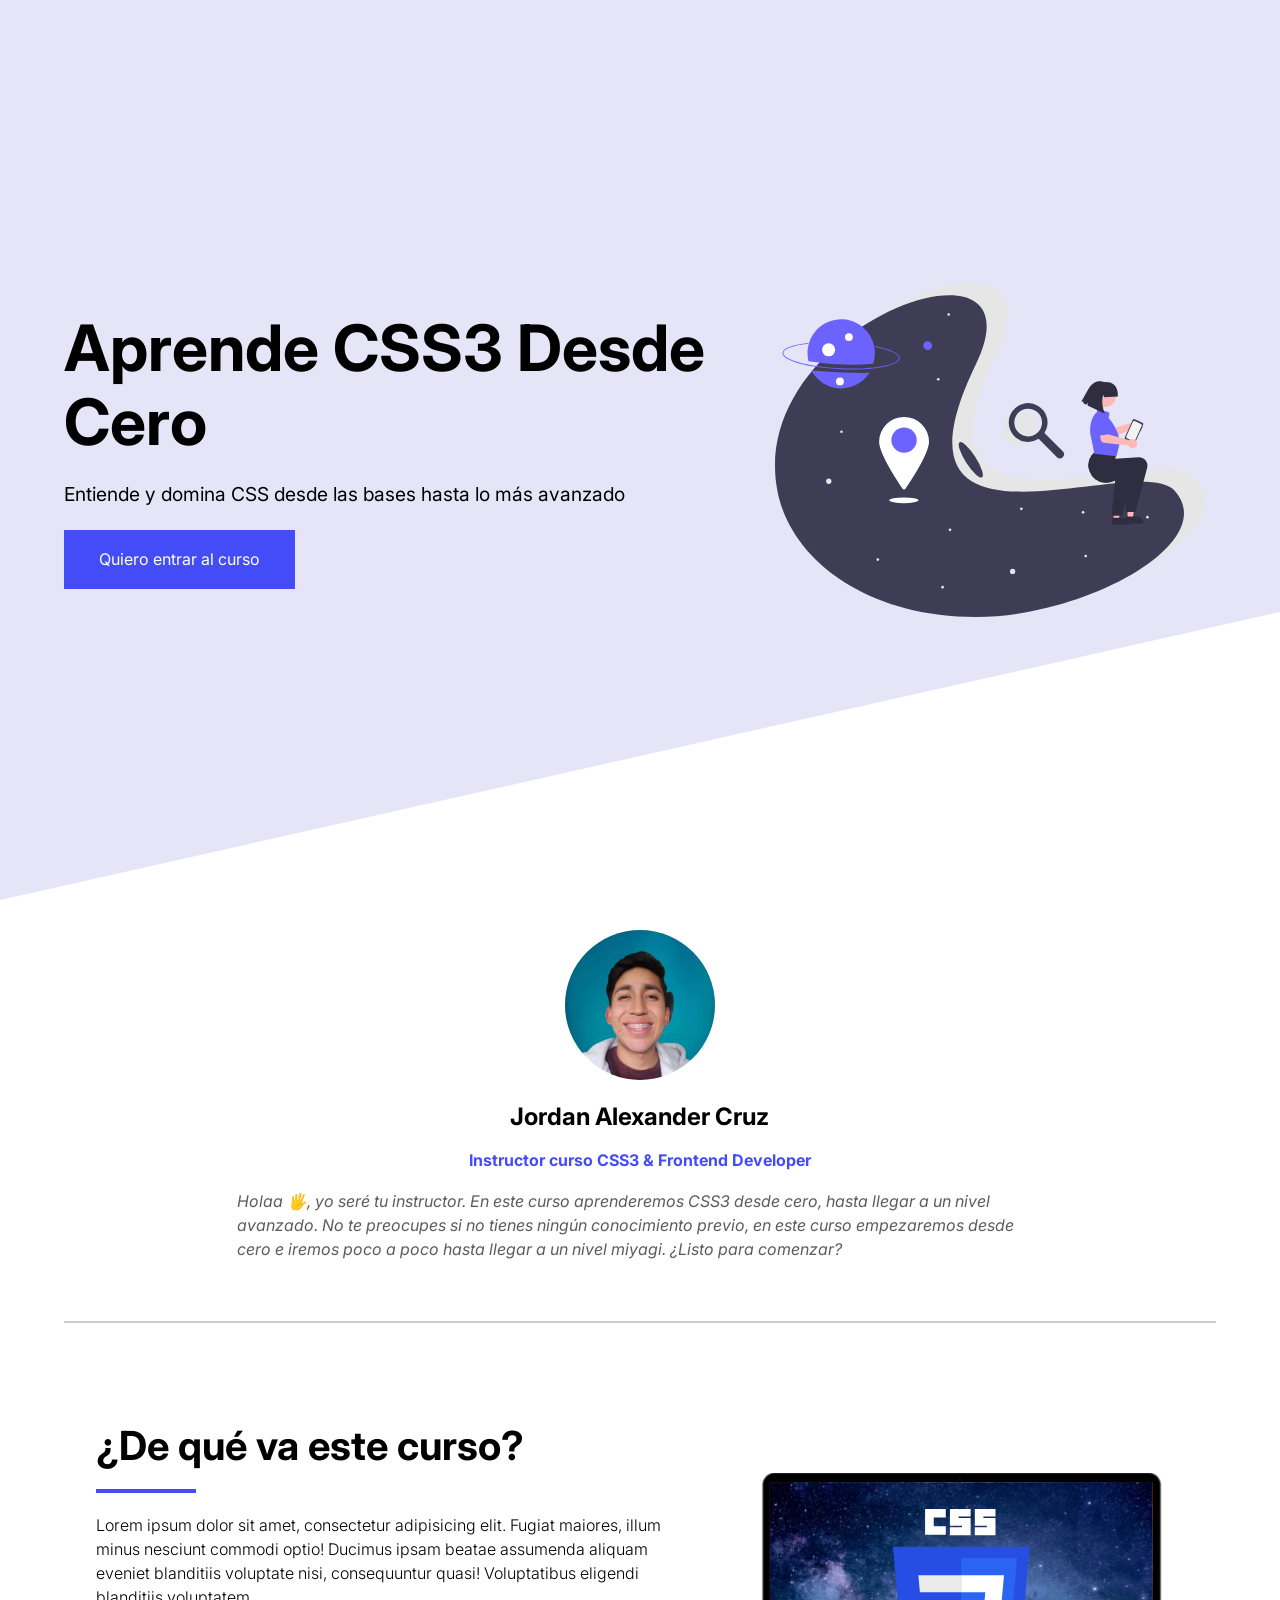
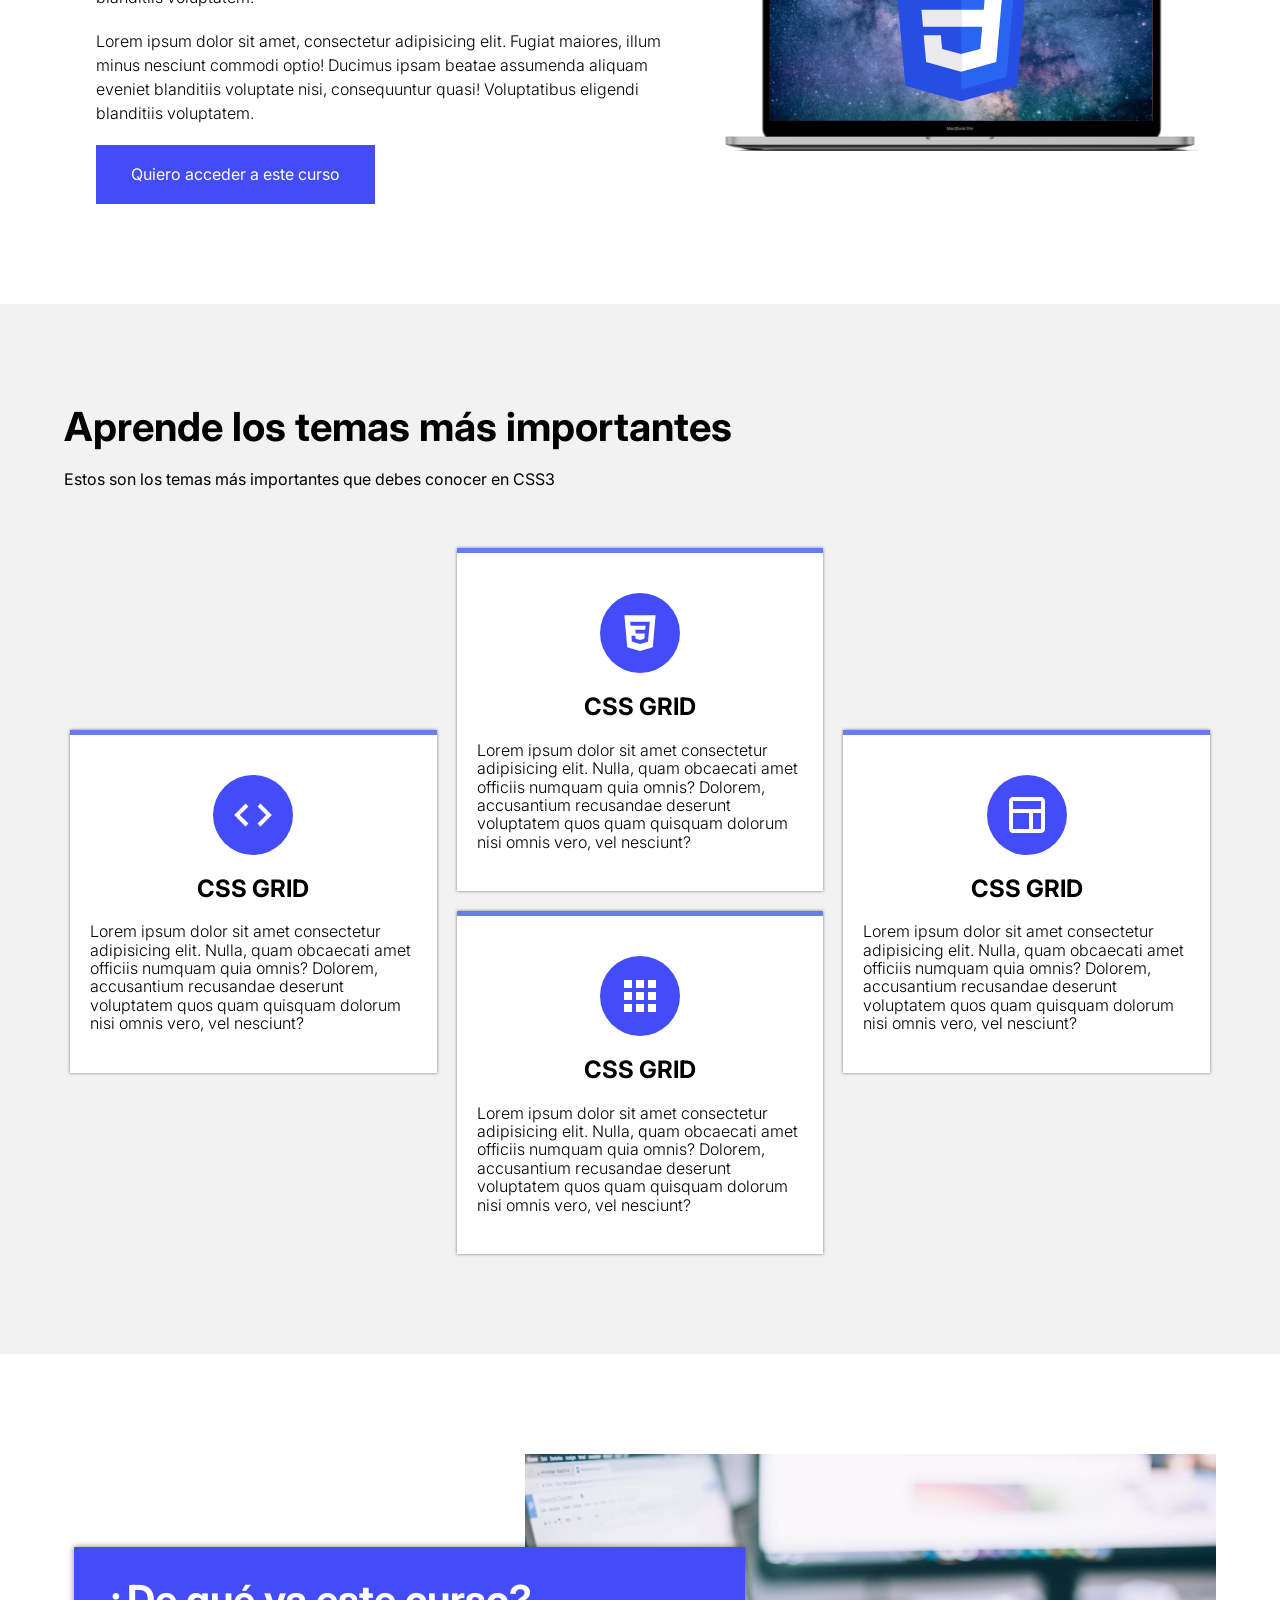
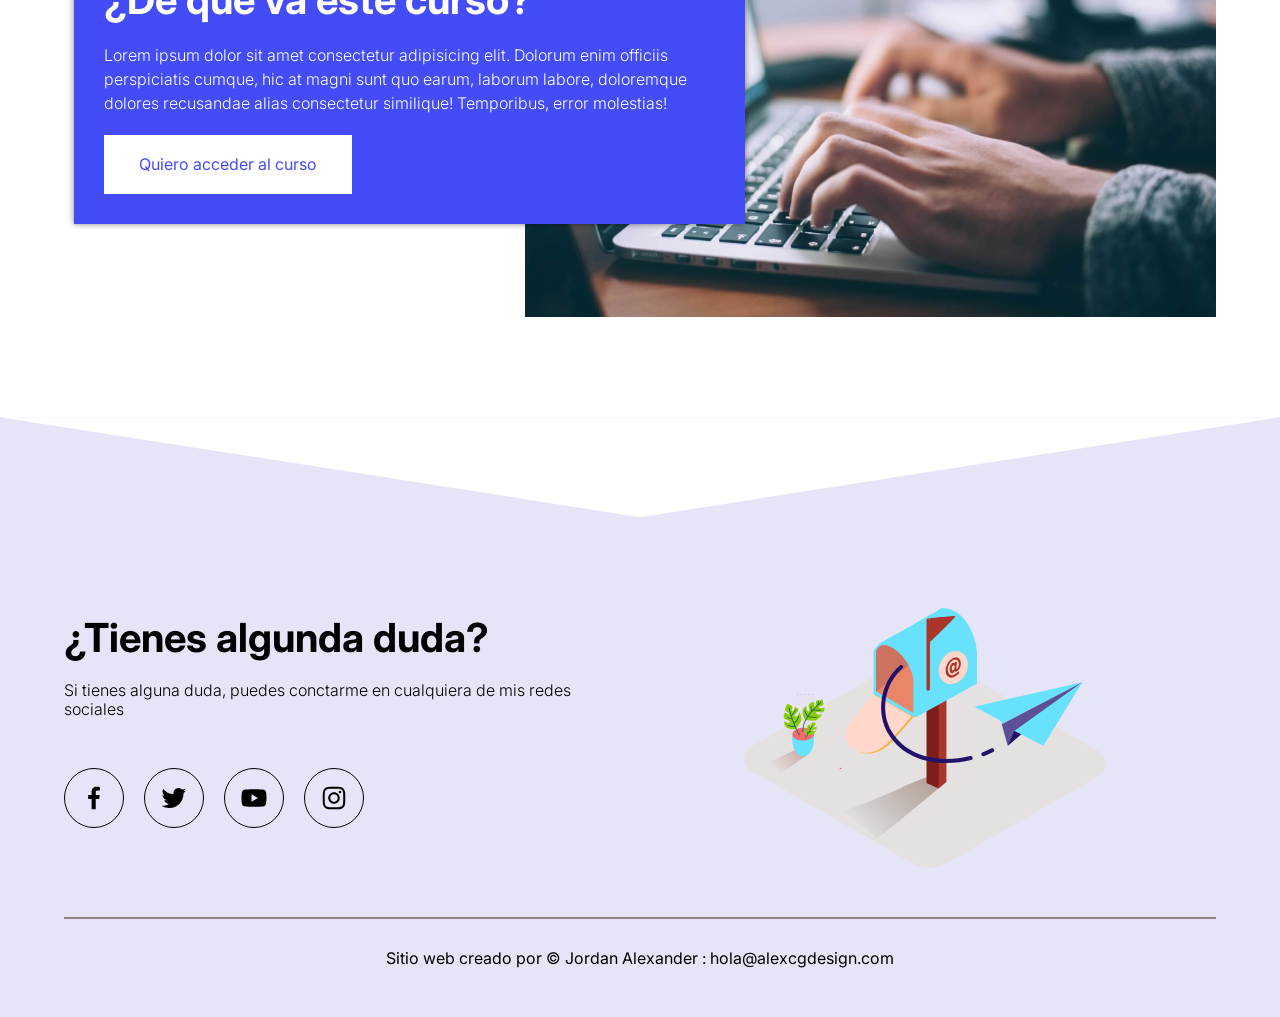
<file: index.html>
<!DOCTYPE html>
<html lang="es">
<head>
    <meta charset="UTF-8">
    <meta name="viewport" content="width=device-width, initial-scale=1.0">
    <title>Curso CSS3 Desde Cero</title>
    <link rel="shortcut icon" href="assets/fav.png" type="image/x-icon">
    <link rel="stylesheet" href="css/normalize.css">
    <link rel="stylesheet" href="css/style.css">
</head>
<body>
    
    <header class="hero">

        <div class="hero__container container">

            <div class="hero__texts">
                <h1 class="hero__title">Aprende CSS3 Desde Cero</h1>
                <p class="hero__copy">Entiende y domina CSS desde las bases hasta lo más avanzado</p>
                <a href="#" class="hero__cta">Quiero entrar al curso</a>    
            </div>

            <img src="assets/girl-illustration.svg" class="hero__img">

        </div>


    </header>

    <main class="main">

        <section class="instructor container">

            <div class="instructor__container">
                <img src="assets/Jordan.jpeg" class="instructor__img">
                <h2 class="instructor__name">Jordan Alexander Cruz</h2>
                <p class="instructor__tag">Instructor curso CSS3 & Frontend Developer</p>
                <p class="instructor__paragraph">Holaa 🖐, yo seré tu instructor. En este curso aprenderemos CSS3 desde cero, hasta llegar a un nivel avanzado. No te preocupes si no tienes ningún conocimiento previo, en este curso empezaremos desde cero e iremos poco a poco hasta llegar a un nivel miyagi. ¿Listo para comenzar?</p>
            </div>

        </section>

        <section class="about container">

            <div class="about__course">
                <h2 class="title title--border">¿De qué va este curso?</h2>

                <p class="about__paragraph">Lorem ipsum dolor sit amet, consectetur adipisicing elit. Fugiat maiores, illum minus nesciunt commodi optio! Ducimus ipsam beatae assumenda aliquam eveniet blanditiis voluptate nisi, consequuntur quasi! Voluptatibus eligendi blanditiis voluptatem.</p>

                <p class="about__paragraph">Lorem ipsum dolor sit amet, consectetur adipisicing elit. Fugiat maiores, illum minus nesciunt commodi optio! Ducimus ipsam beatae assumenda aliquam eveniet blanditiis voluptate nisi, consequuntur quasi! Voluptatibus eligendi blanditiis voluptatem.</p>

                <a href="#" class="cta">Quiero acceder a este curso</a>
            </div>

            <figure class="about__picture">
                <img src="assets/mockup.svg" class="about__img">
            </figure>

        </section>

        <section class="card">
            <div class="container">

                <h2 class="title">Aprende los temas más importantes</h2>
                <p class="card__copy">Estos son los temas más importantes que debes conocer en CSS3</p>

                <div class="card__container">

                    <div class="card__item">
                        <figure class="card__img">
                            <img src="assets/bxs-grid.svg" class="card__picture">
                        </figure>
                        <h3 class="card__title">CSS GRID</h3>
                        <p class="card__paragraph">Lorem ipsum dolor sit amet consectetur adipisicing elit. Nulla, quam obcaecati amet officiis numquam quia omnis? Dolorem, accusantium recusandae deserunt voluptatem quos quam quisquam dolorum nisi omnis vero, vel nesciunt?</p>
                    </div>

                    <div class="card__item">
                        <figure class="card__img">
                            <img src="assets/bx-layout.svg" class="card__picture">
                        </figure>
                        <h3 class="card__title">CSS GRID</h3>
                        <p class="card__paragraph">Lorem ipsum dolor sit amet consectetur adipisicing elit. Nulla, quam obcaecati amet officiis numquam quia omnis? Dolorem, accusantium recusandae deserunt voluptatem quos quam quisquam dolorum nisi omnis vero, vel nesciunt?</p>
                    </div>

                    <div class="card__item">
                        <figure class="card__img">
                            <img src="assets/bx-code.svg" class="card__picture">
                        </figure>
                        <h3 class="card__title">CSS GRID</h3>
                        <p class="card__paragraph">Lorem ipsum dolor sit amet consectetur adipisicing elit. Nulla, quam obcaecati amet officiis numquam quia omnis? Dolorem, accusantium recusandae deserunt voluptatem quos quam quisquam dolorum nisi omnis vero, vel nesciunt?</p>
                    </div>
                    
                    <div class="card__item">
                        <figure class="card__img">
                            <img src="assets/bxl-css3.svg" class="card__picture">
                        </figure>
                        <h3 class="card__title">CSS GRID</h3>
                        <p class="card__paragraph">Lorem ipsum dolor sit amet consectetur adipisicing elit. Nulla, quam obcaecati amet officiis numquam quia omnis? Dolorem, accusantium recusandae deserunt voluptatem quos quam quisquam dolorum nisi omnis vero, vel nesciunt?</p>
                    </div>

                </div>
            </div>
        </section>

        <section class="course container">

            <figure class="course__picture">
                <img src="assets/web1.jpg" class="course__img">
            </figure>

            <div class="course__about">
                <h2 class="title">¿De qué va este curso?</h2>
                <p class="about__paragraph">Lorem ipsum dolor sit amet consectetur adipisicing elit. Dolorum enim officiis perspiciatis cumque, hic at magni sunt quo earum, laborum labore, doloremque dolores recusandae alias consectetur similique! Temporibus, error molestias!</p>
                <a href="#" class="cta">Quiero acceder al curso</a>
            </div>
        </section>
    </main>

    <footer class="footer">
        <div class="footer__container container">

            <div class="footer__contact">
                <div class="footer__texts">
                    <h2 class="title">¿Tienes algunda duda?</h2>
                    <p class="footer__copy">Si tienes alguna duda, puedes conctarme en cualquiera de mis redes sociales</p>

                    <div class="footer__social">
                        <a href="#" class="footer__link">
                           <img src="assets/bxl-facebook.svg" class="footer__icon">
                        </a>
                        <a href="#" class="footer__link">
                           <img src="assets/bxl-twitter.svg" class="footer__icon">
                        </a>
                        <a href="#" class="footer__link">
                           <img src="assets/bxl-youtube.svg" class="footer__icon">
                        </a>
                        <a href="#" class="footer__link">
                           <img src="assets/bxl-instagram.svg" class="footer__icon">
                        </a>
                    </div>
                </div>

                <figure class="footer__picture">
                    <img src="assets/message-ilustration.svg" class="footer__img">
                </figure>
            </div>

            <p class="footer__copyright">
                Sitio web creado por &copy; Jordan Alexander :
            </p>

        </div>
    </footer>

</body>
</html>
</file>
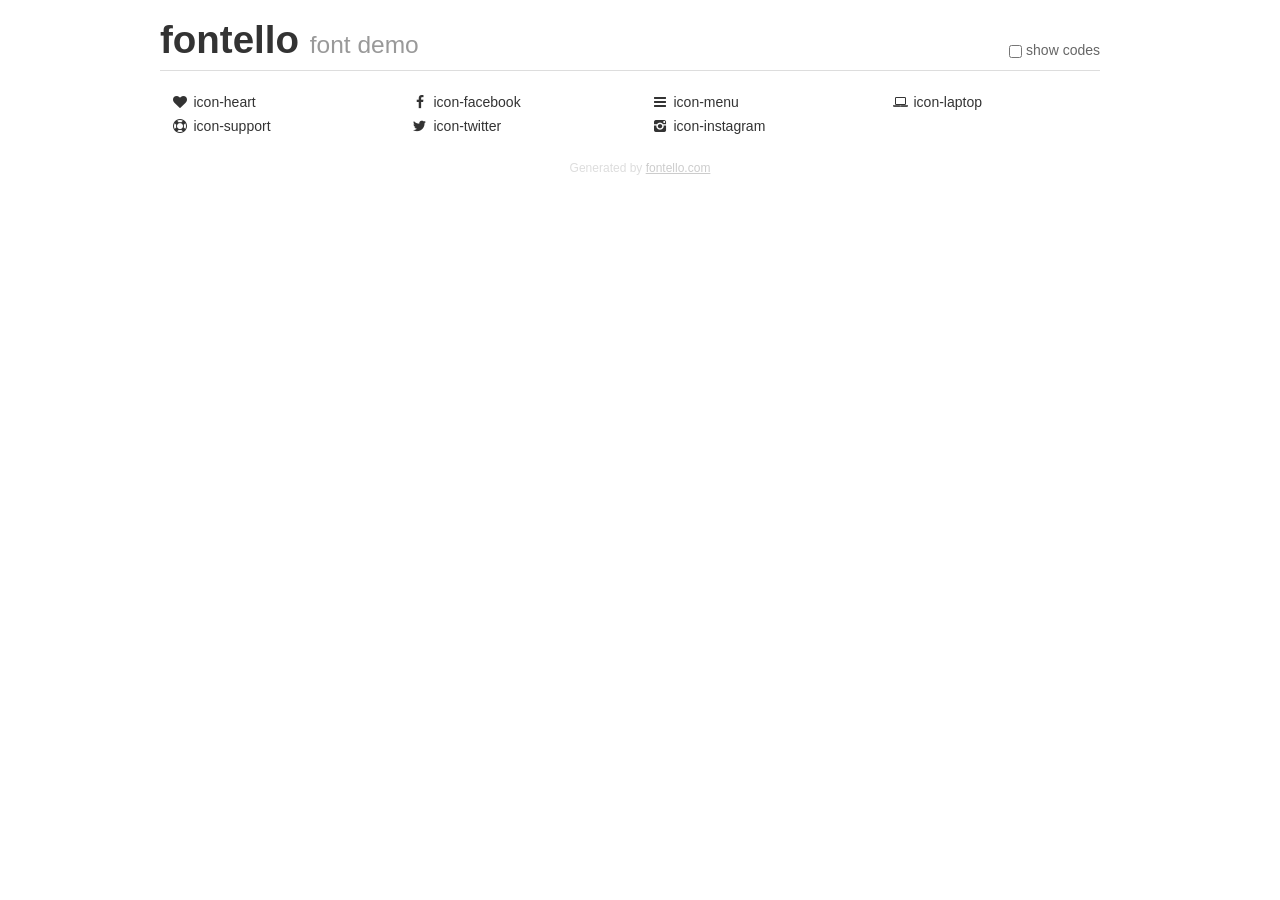
<file: iconos/demo.html>
<!DOCTYPE html>
<html>
  <head><!--[if lt IE 9]><script language="javascript" type="text/javascript" src="//html5shim.googlecode.com/svn/trunk/html5.js"></script><![endif]-->
    <meta charset="UTF-8"><style>/*
 * Bootstrap v2.2.1
 *
 * Copyright 2012 Twitter, Inc
 * Licensed under the Apache License v2.0
 * http://www.apache.org/licenses/LICENSE-2.0
 *
 * Designed and built with all the love in the world @twitter by @mdo and @fat.
 */
.clearfix {
  *zoom: 1;
}
.clearfix:before,
.clearfix:after {
  display: table;
  content: "";
  line-height: 0;
}
.clearfix:after {
  clear: both;
}
html {
  font-size: 100%;
  -webkit-text-size-adjust: 100%;
  -ms-text-size-adjust: 100%;
}
a:focus {
  outline: thin dotted #333;
  outline: 5px auto -webkit-focus-ring-color;
  outline-offset: -2px;
}
a:hover,
a:active {
  outline: 0;
}
button,
input,
select,
textarea {
  margin: 0;
  font-size: 100%;
  vertical-align: middle;
}
button,
input {
  *overflow: visible;
  line-height: normal;
}
button::-moz-focus-inner,
input::-moz-focus-inner {
  padding: 0;
  border: 0;
}
body {
  margin: 0;
  font-family: "Helvetica Neue", Helvetica, Arial, sans-serif;
  font-size: 14px;
  line-height: 20px;
  color: #333;
  background-color: #fff;
}
a {
  color: #08c;
  text-decoration: none;
}
a:hover {
  color: #005580;
  text-decoration: underline;
}
.row {
  margin-left: -20px;
  *zoom: 1;
}
.row:before,
.row:after {
  display: table;
  content: "";
  line-height: 0;
}
.row:after {
  clear: both;
}
[class*="span"] {
  float: left;
  min-height: 1px;
  margin-left: 20px;
}
.container,
.navbar-static-top .container,
.navbar-fixed-top .container,
.navbar-fixed-bottom .container {
  width: 940px;
}
.span12 {
  width: 940px;
}
.span11 {
  width: 860px;
}
.span10 {
  width: 780px;
}
.span9 {
  width: 700px;
}
.span8 {
  width: 620px;
}
.span7 {
  width: 540px;
}
.span6 {
  width: 460px;
}
.span5 {
  width: 380px;
}
.span4 {
  width: 300px;
}
.span3 {
  width: 220px;
}
.span2 {
  width: 140px;
}
.span1 {
  width: 60px;
}
[class*="span"].pull-right,
.row-fluid [class*="span"].pull-right {
  float: right;
}
.container {
  margin-right: auto;
  margin-left: auto;
  *zoom: 1;
}
.container:before,
.container:after {
  display: table;
  content: "";
  line-height: 0;
}
.container:after {
  clear: both;
}
p {
  margin: 0 0 10px;
}
.lead {
  margin-bottom: 20px;
  font-size: 21px;
  font-weight: 200;
  line-height: 30px;
}
small {
  font-size: 85%;
}
h1 {
  margin: 10px 0;
  font-family: inherit;
  font-weight: bold;
  line-height: 20px;
  color: inherit;
  text-rendering: optimizelegibility;
}
h1 small {
  font-weight: normal;
  line-height: 1;
  color: #999;
}
h1 {
  line-height: 40px;
}
h1 {
  font-size: 38.5px;
}
h1 small {
  font-size: 24.5px;
}
body {
  margin-top: 90px;
}
.header {
  position: fixed;
  top: 0;
  left: 50%;
  margin-left: -480px;
  background-color: #fff;
  border-bottom: 1px solid #ddd;
  padding-top: 10px;
  z-index: 10;
}
.footer {
  color: #ddd;
  font-size: 12px;
  text-align: center;
  margin-top: 20px;
}
.footer a {
  color: #ccc;
  text-decoration: underline;
}
.the-icons {
  font-size: 14px;
  line-height: 24px;
}
.switch {
  position: absolute;
  right: 0;
  bottom: 10px;
  color: #666;
}
.switch input {
  margin-right: 0.3em;
}
.codesOn .i-name {
  display: none;
}
.codesOn .i-code {
  display: inline;
}
.i-code {
  display: none;
}
@font-face {
      font-family: 'fontello';
      src: url('./font/fontello.eot?88894438');
      src: url('./font/fontello.eot?88894438#iefix') format('embedded-opentype'),
           url('./font/fontello.woff?88894438') format('woff'),
           url('./font/fontello.ttf?88894438') format('truetype'),
           url('./font/fontello.svg?88894438#fontello') format('svg');
      font-weight: normal;
      font-style: normal;
    }
     
     
    .demo-icon
    {
      font-family: "fontello";
      font-style: normal;
      font-weight: normal;
      speak: none;
     
      display: inline-block;
      text-decoration: inherit;
      width: 1em;
      margin-right: .2em;
      text-align: center;
      /* opacity: .8; */
     
      /* For safety - reset parent styles, that can break glyph codes*/
      font-variant: normal;
      text-transform: none;
     
      /* fix buttons height, for twitter bootstrap */
      line-height: 1em;
     
      /* Animation center compensation - margins should be symmetric */
      /* remove if not needed */
      margin-left: .2em;
     
      /* You can be more comfortable with increased icons size */
      /* font-size: 120%; */
     
      /* Font smoothing. That was taken from TWBS */
      -webkit-font-smoothing: antialiased;
      -moz-osx-font-smoothing: grayscale;
     
      /* Uncomment for 3D effect */
      /* text-shadow: 1px 1px 1px rgba(127, 127, 127, 0.3); */
    }
     </style>
    <link rel="stylesheet" href="css/animation.css"><!--[if IE 7]><link rel="stylesheet" href="css/fontello-ie7.css"><![endif]-->
    <script>
      function toggleCodes(on) {
        var obj = document.getElementById('icons');
      
        if (on) {
          obj.className += ' codesOn';
        } else {
          obj.className = obj.className.replace(' codesOn', '');
        }
      }
      
    </script>
  </head>
  <body>
    <div class="container header">
      <h1>
        fontello
         <small>font demo</small>
      </h1>
      <label class="switch">
        <input type="checkbox" onclick="toggleCodes(this.checked)">show codes
      </label>
    </div>
    <div id="icons" class="container">
      <div class="row">
        <div title="Code: 0xe800" class="the-icons span3"><i class="demo-icon icon-heart">&#xe800;</i> <span class="i-name">icon-heart</span><span class="i-code">0xe800</span></div>
        <div title="Code: 0xf09a" class="the-icons span3"><i class="demo-icon icon-facebook">&#xf09a;</i> <span class="i-name">icon-facebook</span><span class="i-code">0xf09a</span></div>
        <div title="Code: 0xf0c9" class="the-icons span3"><i class="demo-icon icon-menu">&#xf0c9;</i> <span class="i-name">icon-menu</span><span class="i-code">0xf0c9</span></div>
        <div title="Code: 0xf109" class="the-icons span3"><i class="demo-icon icon-laptop">&#xf109;</i> <span class="i-name">icon-laptop</span><span class="i-code">0xf109</span></div>
      </div>
      <div class="row">
        <div title="Code: 0xf1cd" class="the-icons span3"><i class="demo-icon icon-support">&#xf1cd;</i> <span class="i-name">icon-support</span><span class="i-code">0xf1cd</span></div>
        <div title="Code: 0xf309" class="the-icons span3"><i class="demo-icon icon-twitter">&#xf309;</i> <span class="i-name">icon-twitter</span><span class="i-code">0xf309</span></div>
        <div title="Code: 0xf32d" class="the-icons span3"><i class="demo-icon icon-instagram">&#xf32d;</i> <span class="i-name">icon-instagram</span><span class="i-code">0xf32d</span></div>
      </div>
    </div>
    <div class="container footer">Generated by <a href="http://fontello.com">fontello.com</a></div>
  </body>
</html>
</file>
<file: css/style.css>
@import url('https://fonts.googleapis.com/css2?family=Inter:wght@300;400;700&display=swap');

:root{
    --color-primary: #444CF7;
    --color-title: #000;
    --align-title: left;
    --padding-container: 100px 0;
    --width-container: 90%;
    --max-width-container: 1200px;
    --color-btn: #444CF7;
    --text-btn: #fff;
    --padding-btn: 20px 35px;
    --height-shape:18em;
}


body{
    font-family: 'Inter', sans-serif;
    background-color: #E5E5F7;
    opacity: 1;
    background-image:  radial-gradient(#444CF7 0.7000000000000001px, transparent 0.7000000000000001px), radial-gradient(#444CF7 0.7000000000000001px, #E5E5F7 0.7000000000000001px);
    background-size: 28px 28px;
    background-position: 0 0,14px 14px;
}

.container{
    width: 90%;
    max-width: var(--max-width-container);
    padding: var(--padding-container);
    margin: 0 auto;
    overflow: hidden;
}

.hero{
    height: 100vh;
    min-height: 500px;
    position: relative;
    --padding-container: 0;
}

.hero::after{
    content: "";
    display: block;
    position: absolute;
    height: var(--height-shape);
    width: 100%;
    bottom: 0;
    left: 0;
    background: #fff;
    z-index: -1;
    clip-path: polygon(0 100%, 100% 100%, 100% 0);

}

.hero__container{
    display: grid;
    height: 100%;
    grid-template-columns: 3fr 2fr;
    place-items: center;
    gap: 20px;
}

.hero__title{
    font-size: 4rem;
}

.hero__copy{
    font-size: 1.2rem;
    margin: 25px 0;
}

.hero__cta{
    display: inline-block;
    background: var(--color-btn);
    color: #fff;
    padding: var(--padding-btn);
    text-align: center;
    text-decoration: none;
}

.hero__img{
    width: 95%;
}

/* Main */

.main{
    background: #fff;
}

.title{
    font-size: 2.5rem;
    text-align: var(--align-title);
    color: var(--color-title);
}

.title--border::after{
    content: "";
    display: block;
    width: 100px;
    margin-top: 20px;
    height: 4px;
    background-color: var(--color-primary);
}


.cta{
    display: inline-block;
    background: var(--color-btn);
    color: var(--text-btn);
    padding: var(--padding-btn);
    text-align: center;
    text-decoration: none;
}


/* Instrcutor */

.instructor{
    text-align: center;
    border-bottom: 2px solid #ccc;
    --padding-container: 30px 0 60px;
}

.instructor__container{
    width: 70%;
    margin: 0 auto;
}

.instructor__name{
    margin: 20px 0;
}

.instructor__tag{
    font-weight: 700;
    color: var(--color-primary);
    margin-bottom: 20px;
}

.instructor__paragraph{
    text-align: left;
    line-height: 1.5;
    font-style: italic;
    color: #615a5a;
}

.instructor__img{
    width: 150px;
    height: 150px;
    border-radius: 50%;
    object-fit: cover;
    object-position: top;
}

/* about */

.about{
    display: grid;
    grid-template-columns: 5fr 4fr;
    place-items: center;
}

.about__course{
    width: 90%;
}

.about__paragraph{
    margin: 20px 0;
    line-height: 1.5;
    font-weight: 300;
}

.about__picture{
    text-align: center;
}

.about__img{
    width: 95%;
}

/* Card */

.card{
    background: #f2f2f2;
}

.card__copy{
    margin-top: 20px;
}

.card__container{
    width: 99%;
    margin: 0 auto;
    margin-top: 60px;
    display: grid;
    grid-template-columns: repeat(3,1fr);
    grid-template-rows: repeat(4,1fr);
    gap: 20px;
    grid-template-areas: 
    ".      card1   .    "
    "card2  card1   card3"
    "card2  card4   card3"
    ".      card4   .   ";
}

.card__item{
    padding: 20px;
    background: #fff;
    border-top: 5px solid #667eea;
    box-shadow: 0 0 3px rgba(0, 0, 0, .5);
    display: flex;
    flex-direction: column;
    align-items: center;
}

.card__img{
    background: var(--color-primary);
    margin-top: 20px;
    width: 80px;
    height: 80px;
    border-radius: 50%;
    display: flex;
    justify-content: center;
    align-items: center;
}

.card__title{
    margin: 20px 0;
    font-size: 1.5rem;
}

.card__paragraph{
    font-weight: 300;
    margin-bottom: 20px;
}

.card__item:nth-last-of-type(1){
    grid-area: card1;
}

.card__item:nth-last-of-type(2){
    grid-area: card2;
}

.card__item:nth-last-of-type(3){
    grid-area: card3;
}

.card__item:nth-last-of-type(4){
    grid-area: card4;
}

/* course */

.course{
    --color-title: #fff;
    --color-btn: #fff;
    --text-btn: #444cf7;
    color: var(--color-title);
    display: grid;
    grid-template-columns: repeat(5, 1fr);
    grid-template-rows: repeat(5, 1fr);
    /* align-items: center; */
}

.course__about{
    z-index: 100;
    align-self: center;
    width: 97%;
    margin: 0 auto;
    padding: 30px;
    box-shadow: 0 0 6px rgba(0, 0, 0, .5);
    background: var(--color-primary);
    grid-column: 1/4;
    grid-row: 2/-2;
}

.course__picture{
  
    margin:0;
    grid-column: 3/-1;
    grid-row: 1/-1;
}

.course__img{
    width: 100%;
    height: 100%;
    object-fit: cover;
}

.course__picture--right{
    grid-column: 1/4;
}

.course__about--left{
    grid-column: 3/-1;
}

/* Footer */

.footer{
    position: relative;
    --padding-container: 160px 0 50px ;

}


.footer::before{
    content: "";
    position: absolute;
    width: 100%;
    height: 100px;
    background: #fff;
    top: 0;
    left: 0;
    clip-path: polygon(0 0, 100% 0, 50% 100%);

}

.footer__contact{
    display: grid;
    grid-template-columns: repeat(2, 1fr);
    gap: 20px;
    place-items: center;
    margin-bottom: 30px;
}

.footer__copy{
    margin: 20px 0;
    font-weight: 300;
}

.footer__social{
    display: flex;
    padding-top: 30px;
    flex-wrap: wrap;
}

.footer__link{
    width: 60px;
    height: 60px;
    border: 1px solid #000;
    border-radius: 50%;
    margin-right: 20px;
    margin-bottom: 20px;
    display: flex;
    justify-content: center;
    align-items: center;
}

.footer__icon{
    width: 30px;
}


.footer__picture{
    margin: 0;
}

.footer__img{
    width: 100%;
}

.footer__copyright{
    padding-top: 30px;
    border-top: 2px solid #918484;
    text-align: center;
}

.footer__copyright::after{
    content: " hola@alexcgdesign.com";
}

@media screen and (max-width:768px){
    :root{
        --height-shape:14em;
    }

    /* Agregue un height auto, porque no habia espacio disponible
    para la imagen y los elementos */
    .hero{
        min-height: 100vh;
        height: auto;
    }

     /* La primera fila tendrá una fila, definida por el 
     tamaño de su contenido "max-content" */

    .hero__container{
        --padding-container: 60px 0;
        grid-template-columns: 1fr;
        grid-template-rows: max-content 1fr;
    }

     /* Quite el height y limite el width de la imagen */
    .hero__img{
        order: -1;
        max-width: 300px;
    }

    .hero__title{
        font-size: 3.8rem;
    }

    /* About */

    .about{
        grid-template-columns: 1fr;
        grid-template-rows: max-content 1fr;
        gap: 80px;
    }

    .about__course{
        width: 100%;
    }

    .about__picture{
        order: -1;
    }

    .about__img{
        width: 100%;
    }

    /* Card */

    .card__container{
        grid-template-columns: repeat(2,1fr);
        grid-template-rows: repeat(5,1fr);
        gap: 15px;
        grid-template-areas: 
        "card1      ."
        "card1  card2"
        "card3  card2"
        "card3  card4"
        ".      card4";
    }


    /* Course */

    .course{
        grid-template-columns: repeat(6,1fr);
    }

    .course__about{
        grid-column: 1/6;
    }

    .course__about--left{
        grid-column: 2/-1;
    }

    .course__picture{
        grid-column: 2/-1;
    }

    .course__picture--right{
        grid-column: 1/6;
    }

    .footer__contact{
        grid-template-columns: 1fr;
    }

    .footer__texts{
        order: 1;
        --align-title: center;
    }

    .footer__social{
        justify-content: space-evenly;
    }
}

@media screen and (max-width: 500px){
    :root{
        --padding-btn: 20px 0;
    }


    .hero__container{
        --padding-container: 45px 0;
    }

    .hero__texts{
        text-align: center;
    }

    .hero__title{
        font-size: 3rem;
    }

    .hero__cta{
        display: block;
        width: 90%;
        margin: 0 auto;
    }

    .title{
        font-size: 2rem;
    }

    .cta{
        display: block;
    }

    /* Instructor */

    .instructor{
        --padding-container: 60px 0;
    }

    .instructor__container{
        width: 90%;
    }

    /* About */

    .about{
        gap: 40px;
    }

    .about__course{
        width: 100%;
    }

    /* Card */

    .card__container{
        width: 97%;
        grid-template-columns: 1fr;
        grid-template-rows: repeat(4,1fr);
        grid-template-areas: 
        "card1"
        "card2"
        "card3"
        "card4";
    }

    /* Course */

    .course{
        grid-template-columns: 1fr;
        --padding-container: 80px 0 30px;
    }

    .course--modifier{
        --padding-container:0 0 80px;
    }

    .course__about{
        padding: 20px 20px;
        width: 95%;
        grid-column: 1/-1;
        grid-row: 1/-1;
    }

    .course__picture{
        display: none;
    }
    

}
</file>
<file: iconos/css/animation.css>
/*
   Animation example, for spinners
*/
.animate-spin {
  -moz-animation: spin 2s infinite linear;
  -o-animation: spin 2s infinite linear;
  -webkit-animation: spin 2s infinite linear;
  animation: spin 2s infinite linear;
  display: inline-block;
}
@-moz-keyframes spin {
  0% {
    -moz-transform: rotate(0deg);
    -o-transform: rotate(0deg);
    -webkit-transform: rotate(0deg);
    transform: rotate(0deg);
  }

  100% {
    -moz-transform: rotate(359deg);
    -o-transform: rotate(359deg);
    -webkit-transform: rotate(359deg);
    transform: rotate(359deg);
  }
}
@-webkit-keyframes spin {
  0% {
    -moz-transform: rotate(0deg);
    -o-transform: rotate(0deg);
    -webkit-transform: rotate(0deg);
    transform: rotate(0deg);
  }

  100% {
    -moz-transform: rotate(359deg);
    -o-transform: rotate(359deg);
    -webkit-transform: rotate(359deg);
    transform: rotate(359deg);
  }
}
@-o-keyframes spin {
  0% {
    -moz-transform: rotate(0deg);
    -o-transform: rotate(0deg);
    -webkit-transform: rotate(0deg);
    transform: rotate(0deg);
  }

  100% {
    -moz-transform: rotate(359deg);
    -o-transform: rotate(359deg);
    -webkit-transform: rotate(359deg);
    transform: rotate(359deg);
  }
}
@-ms-keyframes spin {
  0% {
    -moz-transform: rotate(0deg);
    -o-transform: rotate(0deg);
    -webkit-transform: rotate(0deg);
    transform: rotate(0deg);
  }

  100% {
    -moz-transform: rotate(359deg);
    -o-transform: rotate(359deg);
    -webkit-transform: rotate(359deg);
    transform: rotate(359deg);
  }
}
@keyframes spin {
  0% {
    -moz-transform: rotate(0deg);
    -o-transform: rotate(0deg);
    -webkit-transform: rotate(0deg);
    transform: rotate(0deg);
  }

  100% {
    -moz-transform: rotate(359deg);
    -o-transform: rotate(359deg);
    -webkit-transform: rotate(359deg);
    transform: rotate(359deg);
  }
}
</file>
<file: iconos/css/fontello-ie7.css>
[class^="icon-"], [class*=" icon-"] {
  font-family: 'fontello';
  font-style: normal;
  font-weight: normal;
 
  /* fix buttons height */
  line-height: 1em;
 
  /* you can be more comfortable with increased icons size */
  /* font-size: 120%; */
}
 
.icon-heart { *zoom: expression( this.runtimeStyle['zoom'] = '1', this.innerHTML = '&#xe800;&nbsp;'); }
.icon-facebook { *zoom: expression( this.runtimeStyle['zoom'] = '1', this.innerHTML = '&#xf09a;&nbsp;'); }
.icon-menu { *zoom: expression( this.runtimeStyle['zoom'] = '1', this.innerHTML = '&#xf0c9;&nbsp;'); }
.icon-laptop { *zoom: expression( this.runtimeStyle['zoom'] = '1', this.innerHTML = '&#xf109;&nbsp;'); }
.icon-support { *zoom: expression( this.runtimeStyle['zoom'] = '1', this.innerHTML = '&#xf1cd;&nbsp;'); }
.icon-twitter { *zoom: expression( this.runtimeStyle['zoom'] = '1', this.innerHTML = '&#xf309;&nbsp;'); }
.icon-instagram { *zoom: expression( this.runtimeStyle['zoom'] = '1', this.innerHTML = '&#xf32d;&nbsp;'); }
</file>
